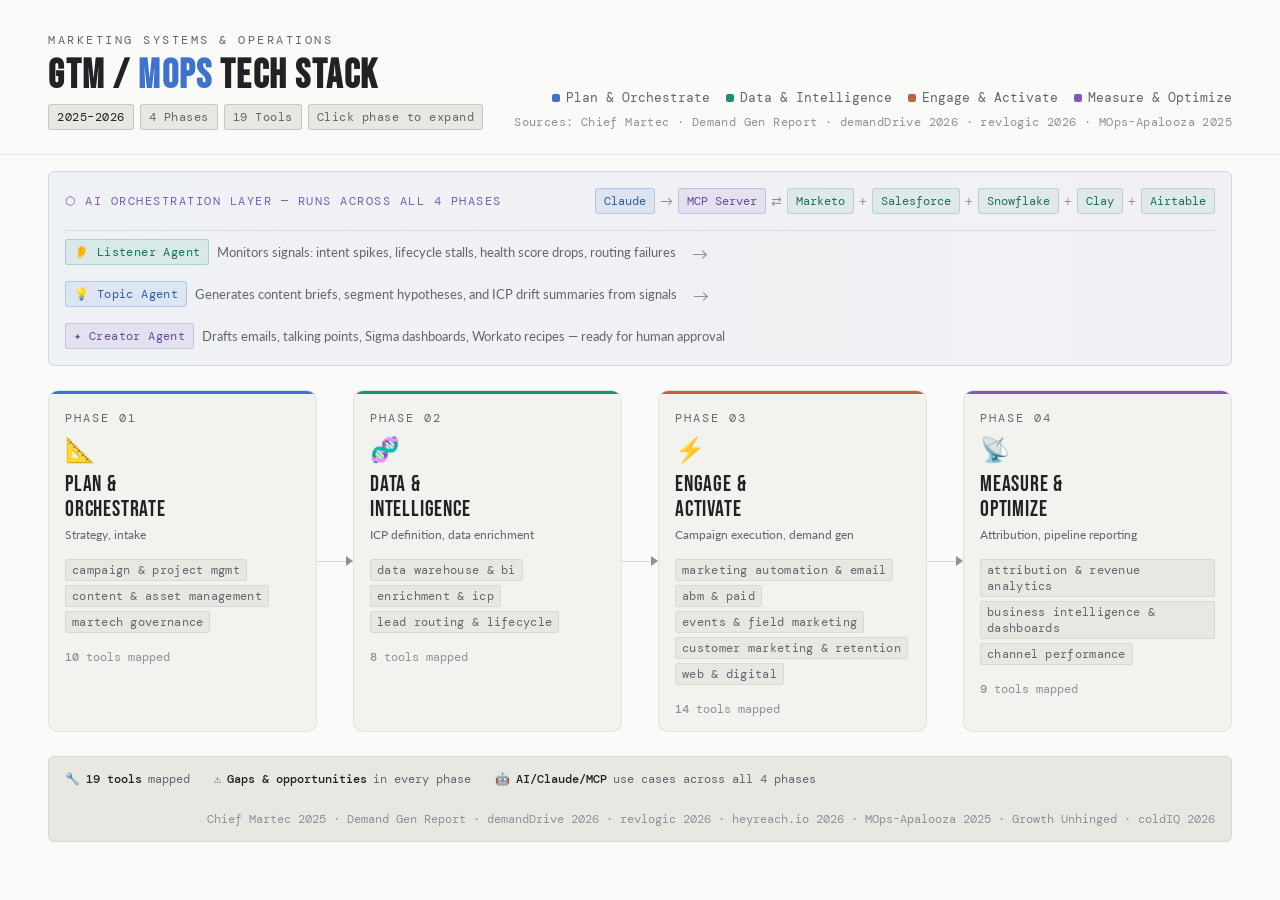
<file: index.html>
<!DOCTYPE html>
<html lang="en">
<head>
  <meta charset="UTF-8">
  <meta name="viewport" content="width=device-width, initial-scale=1.0">
  <title>GTM / MOps Tech Stack — 2026</title>
  <link rel="preconnect" href="https://fonts.googleapis.com">
  <link rel="preconnect" href="https://fonts.gstatic.com" crossorigin>
  <link rel="stylesheet" href="https://fonts.googleapis.com/css2?family=Bebas+Neue&family=DM+Mono:wght@300;400;500&family=Lato:wght@300;400;700&display=swap">
  <link rel="stylesheet" href="styles.css">
</head>
<body>

<a href="#pipeline-section" class="skip-link">Skip to pipeline</a>

<!-- ═══ HEADER ═══ -->
<header>
  <div class="header-left">
    <div class="eyebrow">Marketing Systems & Operations</div>
    <h1>GTM / <em>MOps</em> Tech Stack</h1>
    <div class="header-meta">
      <span class="pill active">2025–2026</span>
      <span class="pill">4 Phases</span>
      <span class="pill">19 Tools</span>
      <span class="pill">Click phase to expand</span>
    </div>
  </div>
  <div class="header-right">
    <div class="legend-row">
      <div class="leg"><div class="leg-dot" style="background:#3d73cc"></div>Plan &amp; Orchestrate</div>
      <div class="leg"><div class="leg-dot" style="background:#1f8f74"></div>Data &amp; Intelligence</div>
      <div class="leg"><div class="leg-dot" style="background:#c06047"></div>Engage &amp; Activate</div>
      <div class="leg"><div class="leg-dot" style="background:#7e5ab8"></div>Measure &amp; Optimize</div>
    </div>
    <div class="legend-hint">Sources: Chief Martec · Demand Gen Report · demandDrive 2026 · revlogic 2026 · MOps-Apalooza 2025</div>
  </div>
</header>

<!-- ═══ AI ORCHESTRATION LAYER BANNER ═══ -->
<div class="mcp-bar">
  <div class="mcp-bar-top">
    <div class="mcp-label">⬡ AI Orchestration Layer — runs across all 4 phases</div>
    <div class="mcp-chain">
      <div class="mc mc-core">Claude</div><div class="mc-arr">→</div>
      <div class="mc mc-mcp">MCP Server</div><div class="mc-arr">⇄</div>
      <div class="mc mc-tool">Marketo</div><div class="mc-arr">+</div>
      <div class="mc mc-tool">Salesforce</div><div class="mc-arr">+</div>
      <div class="mc mc-tool">Snowflake</div><div class="mc-arr">+</div>
      <div class="mc mc-tool">Clay</div><div class="mc-arr">+</div>
      <div class="mc mc-tool">Airtable</div>
    </div>
  </div>
  <div class="mcp-agents-row">
    <div class="mcp-agent-type">
      <span class="agent-badge listener">👂 Listener Agent</span>
      <span class="agent-desc">Monitors signals: intent spikes, lifecycle stalls, health score drops, routing failures</span>
    </div>
    <div class="mcp-agent-sep">→</div>
    <div class="mcp-agent-type">
      <span class="agent-badge topic">💡 Topic Agent</span>
      <span class="agent-desc">Generates content briefs, segment hypotheses, and ICP drift summaries from signals</span>
    </div>
    <div class="mcp-agent-sep">→</div>
    <div class="mcp-agent-type">
      <span class="agent-badge creator">✦ Creator Agent</span>
      <span class="agent-desc">Drafts emails, talking points, Sigma dashboards, Workato recipes — ready for human approval</span>
    </div>
  </div>
</div>

<!-- ═══ MAIN CONTENT ═══ -->
<main id="pipeline-section">
  <div class="pipeline-wrap">
    <div class="pipeline" id="pipeline"></div>
  </div>

  <div class="detail" id="detailPanel">
    <div class="panel-head" id="panelHead">
      <div class="panel-icon" id="panelIcon"></div>
      <div>
        <div class="panel-title" id="panelTitle"></div>
        <div class="panel-subtitle" id="panelSub"></div>
      </div>
      <button class="panel-close" id="panelClose" aria-label="Close detail panel">✕ close</button>
    </div>
    <nav aria-label="Phase details">
      <div class="tab-nav" id="tabNav"></div>
    </nav>
    <div id="tabContent"></div>
  </div>
</main>

<!-- ═══ FOOTER ═══ -->
<footer>
  <div class="fstat">🔧 <strong>19 tools</strong> mapped</div>
  <div class="fstat">⚠️ <strong>Gaps &amp; opportunities</strong> in every phase</div>
  <div class="fstat">🤖 <strong>AI/Claude/MCP</strong> use cases across all 4 phases</div>
  <div class="fsrc">Chief Martec 2025 · Demand Gen Report · demandDrive 2026 · revlogic 2026 · heyreach.io 2026 · MOps-Apalooza 2025 · Growth Unhinged · coldIQ 2026</div>
</footer>

<script src="data.js"></script>
<script src="app.js"></script>
</body>
</html>
</file>
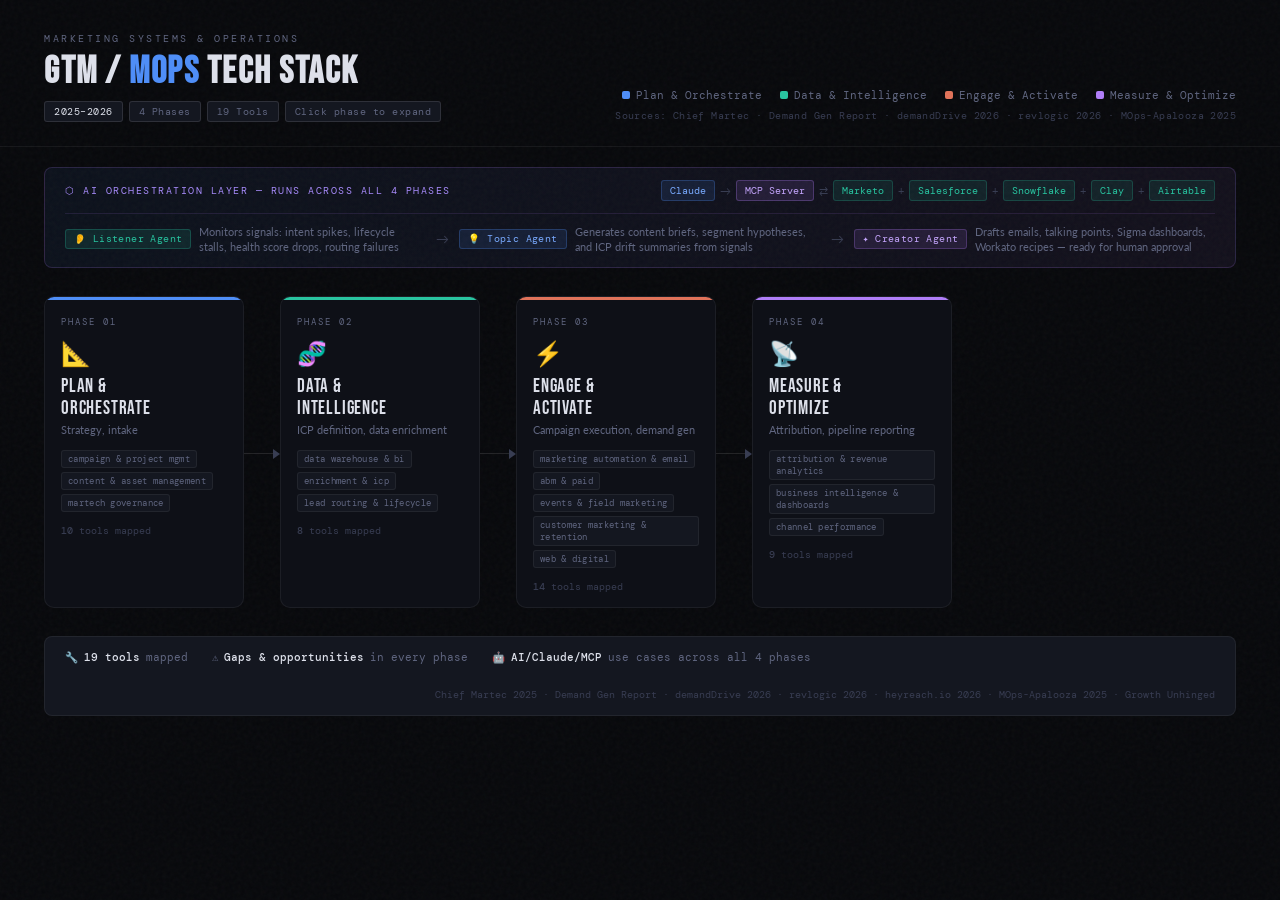
<file: gtm-mops-v3.html>
<!DOCTYPE html>
<html lang="en">
<head>
<meta charset="UTF-8">
<meta name="viewport" content="width=device-width, initial-scale=1.0">
<title>GTM / MOps Tech Stack — 2025</title>
<style>
@import url('https://fonts.googleapis.com/css2?family=Bebas+Neue&family=DM+Mono:wght@300;400;500&family=Lato:wght@300;400;700&display=swap');

*, *::before, *::after { box-sizing: border-box; margin: 0; padding: 0; }

:root {
  --bg:       #07080b;
  --surface:  #0e1017;
  --s2:       #141720;
  --s3:       #1b1f2c;
  --border:   rgba(255,255,255,0.06);
  --border2:  rgba(255,255,255,0.11);
  --text:     #dde0ea;
  --muted:    #606680;
  --dim:      #383d52;

  --p1: #4f8ef7;   /* Plan & Orchestrate  — blue */
  --p2: #29c4a0;   /* Data & Intelligence — teal */
  --p3: #e0735a;   /* Engage & Activate   — coral */
  --p4: #b07ef8;   /* Measure & Optimize  — violet */
}

html, body {
  background: var(--bg);
  color: var(--text);
  font-family: 'Lato', sans-serif;
  min-height: 100vh;
  overflow-x: hidden;
}

/* ── NOISE TEXTURE overlay ── */
body::before {
  content: '';
  position: fixed; inset: 0;
  background-image: url("data:image/svg+xml,%3Csvg viewBox='0 0 256 256' xmlns='http://www.w3.org/2000/svg'%3E%3Cfilter id='n'%3E%3CfeTurbulence type='fractalNoise' baseFrequency='0.9' numOctaves='4' stitchTiles='stitch'/%3E%3C/filter%3E%3Crect width='100%25' height='100%25' filter='url(%23n)' opacity='0.035'/%3E%3C/svg%3E");
  pointer-events: none; z-index: 0;
}

/* ── HEADER ── */
header {
  position: relative; z-index: 1;
  padding: 32px 44px 24px;
  border-bottom: 1px solid var(--border);
  display: flex; align-items: flex-end; gap: 0; justify-content: space-between;
}
.header-left {}
.eyebrow {
  font-family: 'DM Mono', monospace;
  font-size: 10px; letter-spacing: 2.5px;
  text-transform: uppercase; color: var(--muted);
  margin-bottom: 8px;
}
h1 {
  font-family: 'Bebas Neue', sans-serif;
  font-size: 38px; letter-spacing: 1.5px;
  line-height: 1; color: var(--text);
}
h1 em { font-style: normal; color: var(--p1); }
.header-meta {
  display: flex; gap: 6px; align-items: center; flex-wrap: wrap;
  margin-top: 10px;
}
.pill {
  font-family: 'DM Mono', monospace;
  font-size: 10px; padding: 3px 9px;
  border-radius: 3px;
  background: var(--s2); border: 1px solid var(--border2);
  color: var(--muted); letter-spacing: 0.5px;
}
.pill.active { color: var(--text); border-color: var(--border2); }

.header-right {
  text-align: right;
}
.legend-row {
  display: flex; gap: 18px; justify-content: flex-end; align-items: center;
  flex-wrap: wrap;
}
.leg {
  display: flex; align-items: center; gap: 6px;
  font-size: 11px; color: var(--muted);
  font-family: 'DM Mono', monospace;
}
.leg-dot { width: 8px; height: 8px; border-radius: 2px; flex-shrink: 0; }
.legend-hint {
  margin-top: 8px;
  font-family: 'DM Mono', monospace;
  font-size: 9.5px; color: var(--dim);
  letter-spacing: 0.4px;
}

/* ── MCP BANNER ── */
.mcp-bar {
  position: relative; z-index: 1;
  margin: 20px 44px 0;
  border-radius: 8px;
  background: linear-gradient(90deg, rgba(79,142,247,0.07), rgba(176,126,248,0.07));
  border: 1px solid rgba(176,126,248,0.18);
  padding: 12px 20px;
  display: flex; align-items: center; gap: 16px; flex-wrap: wrap;
}
.mcp-label {
  font-family: 'DM Mono', monospace;
  font-size: 10px; letter-spacing: 1.5px; text-transform: uppercase;
  color: #a78bfa; white-space: nowrap;
}
.mcp-desc { font-size: 11.5px; color: var(--muted); flex: 1; min-width: 200px; }
.mcp-chain {
  display: flex; align-items: center; gap: 5px; flex-wrap: wrap; margin-left: auto;
}
.mc { font-family: 'DM Mono', monospace; font-size: 10px; padding: 3px 8px;
  border-radius: 3px; border: 1px solid; white-space: nowrap; }
.mc-core { background: rgba(79,142,247,0.12); color: #7aabff; border-color: rgba(79,142,247,0.25); }
.mc-mcp  { background: rgba(176,126,248,0.12); color: #c4a5fc; border-color: rgba(176,126,248,0.28); }
.mc-tool { background: rgba(41,196,160,0.10); color: #29c4a0; border-color: rgba(41,196,160,0.22); }
.mc-arr  { color: var(--dim); font-size: 11px; }

/* ── BANNER UPGRADES ── */
.mcp-bar {
  flex-direction: column !important;
  gap: 12px !important;
  align-items: stretch !important;
}
.mcp-bar-top {
  display: flex; align-items: center; gap: 16px; flex-wrap: wrap;
}
.mcp-agents-row {
  display: flex; align-items: center; gap: 10px; flex-wrap: wrap;
  padding-top: 10px;
  border-top: 1px solid rgba(176,126,248,0.12);
}
.mcp-agent-type {
  display: flex; align-items: center; gap: 8px; flex: 1; min-width: 200px;
}
.mcp-agent-sep {
  color: var(--dim); font-size: 13px; flex-shrink: 0;
}
.agent-badge {
  font-family: 'DM Mono', monospace;
  font-size: 9.5px; padding: 3px 8px; border-radius: 3px;
  white-space: nowrap; flex-shrink: 0; letter-spacing: 0.4px;
}
.agent-badge.listener { background: rgba(41,196,160,0.12); color: #29c4a0; border: 1px solid rgba(41,196,160,0.25); }
.agent-badge.topic    { background: rgba(79,142,247,0.12); color: #7aabff; border: 1px solid rgba(79,142,247,0.25); }
.agent-badge.creator  { background: rgba(176,126,248,0.12); color: #c4a5fc; border: 1px solid rgba(176,126,248,0.25); }
.agent-desc { font-size: 11px; color: var(--muted); line-height: 1.4; }

/* ── PIPELINE STRIP ── */
.pipeline-wrap {
  position: relative; z-index: 1;
  padding: 28px 44px 0;
  overflow-x: auto;
}
.pipeline {
  display: flex; align-items: stretch;
  gap: 0; min-width: max-content;
}

/* connector */
.connector {
  display: flex; flex-direction: column;
  justify-content: center; align-items: center;
  width: 44px; flex-shrink: 0; padding-top: 4px;
}
.conn-line { flex: 1; width: 1px; background: var(--border2); }
.conn-arrow {
  width: 0; height: 0;
  border-left: 5px solid transparent;
  border-right: 5px solid transparent;
  border-top: 7px solid var(--dim);
  transform: rotate(-90deg);
  flex-shrink: 0;
}
/* horizontal flow */
.connector { flex-direction: row; width: 36px; height: auto; }
.conn-line { flex: 1; height: 1px; width: auto; }
.conn-arrow { transform: none; border-top: 5px solid transparent; border-bottom: 5px solid transparent; border-left: 7px solid var(--dim); border-right: none; }

/* ── PHASE CARD ── */
.phase {
  width: 200px; flex-shrink: 0;
  border-radius: 10px;
  border: 1.5px solid var(--border);
  background: var(--surface);
  cursor: pointer;
  transition: border-color 0.2s, box-shadow 0.2s, transform 0.15s;
  overflow: hidden;
  position: relative;
}
.phase:hover { transform: translateY(-4px); box-shadow: 0 14px 44px rgba(0,0,0,0.55); }
.phase.open {
  border-color: var(--phase-color);
  box-shadow: 0 0 0 1px var(--phase-color), 0 14px 44px rgba(0,0,0,0.6);
}

.phase-accent {
  height: 3px; width: 100%;
}
.phase-inner { padding: 16px 16px 14px; }
.phase-num {
  font-family: 'DM Mono', monospace;
  font-size: 9px; letter-spacing: 2px;
  text-transform: uppercase; color: var(--muted);
  margin-bottom: 10px;
}
.phase-icon { font-size: 24px; margin-bottom: 8px; display: block; }
.phase-name {
  font-family: 'Bebas Neue', sans-serif;
  font-size: 19px; letter-spacing: 0.8px;
  line-height: 1.15; color: var(--text);
}
.phase-subtitle {
  font-size: 10.5px; color: var(--muted);
  margin-top: 4px; line-height: 1.4;
}
.phase-cats {
  margin-top: 12px;
  display: flex; flex-wrap: wrap; gap: 4px;
}
.cat-chip {
  font-family: 'DM Mono', monospace;
  font-size: 9px; padding: 2px 6px;
  border-radius: 3px; color: var(--muted);
  background: var(--s2); border: 1px solid var(--border);
  letter-spacing: 0.3px;
}
.phase-tool-count {
  margin-top: 12px;
  font-family: 'DM Mono', monospace;
  font-size: 10px; color: var(--dim);
}
.phase-tool-count span { font-weight: 500; }

/* ── DETAIL PANEL ── */
.detail {
  display: none;
  position: relative; z-index: 1;
  margin: 16px 44px 0;
  border-radius: 12px;
  border: 1px solid var(--border);
  background: var(--surface);
  overflow: hidden;
  animation: panelIn 0.22s ease;
}
.detail.open { display: block; }

@keyframes panelIn {
  from { opacity: 0; transform: translateY(-8px); }
  to   { opacity: 1; transform: translateY(0); }
}

/* Panel header */
.panel-head {
  display: flex; align-items: center; gap: 14px;
  padding: 18px 24px;
  border-bottom: 1px solid var(--border);
}
.panel-accent-bar {
  width: 3px; height: 36px; border-radius: 2px; flex-shrink: 0;
}
.panel-icon { font-size: 26px; }
.panel-title {
  font-family: 'Bebas Neue', sans-serif;
  font-size: 22px; letter-spacing: 1px;
}
.panel-subtitle { font-size: 11.5px; color: var(--muted); margin-top: 1px; }
.panel-close {
  margin-left: auto;
  background: none; border: 1px solid var(--border2);
  color: var(--muted); border-radius: 5px;
  padding: 5px 13px; font-size: 11px;
  cursor: pointer; transition: all 0.15s;
  font-family: 'DM Mono', monospace;
}
.panel-close:hover { color: var(--text); border-color: var(--border2); }

/* Tab nav */
.tab-nav {
  display: flex; gap: 0;
  border-bottom: 1px solid var(--border);
  padding: 0 24px;
  overflow-x: auto;
}
.tab-btn {
  font-family: 'DM Mono', monospace;
  font-size: 10.5px; letter-spacing: 0.8px; text-transform: uppercase;
  padding: 11px 16px; cursor: pointer;
  background: none; border: none;
  color: var(--muted);
  border-bottom: 2px solid transparent;
  transition: color 0.15s, border-color 0.15s;
  white-space: nowrap;
}
.tab-btn:hover { color: var(--text); }
.tab-btn.active { color: var(--text); border-bottom-color: var(--phase-color, #4f8ef7); }

/* Tab content */
.tab-body { display: none; padding: 24px; }
.tab-body.active { display: block; }

/* ── TOOLS TAB ── */
.subcats { display: flex; flex-direction: column; gap: 20px; }
.subcat {}
.subcat-head {
  display: flex; align-items: center; gap: 8px;
  cursor: pointer; user-select: none; margin-bottom: 10px;
}
.subcat-toggle {
  width: 16px; height: 16px; border-radius: 3px;
  border: 1px solid var(--border2);
  background: var(--s2); color: var(--muted);
  font-size: 9px; display: flex; align-items: center; justify-content: center;
  flex-shrink: 0; transition: all 0.15s;
  font-family: 'DM Mono', monospace;
}
.subcat.expanded .subcat-toggle { background: var(--s3); color: var(--text); }
.subcat-name {
  font-family: 'DM Mono', monospace;
  font-size: 10px; letter-spacing: 1px; text-transform: uppercase;
  color: var(--muted);
}
.subcat-count {
  font-family: 'DM Mono', monospace;
  font-size: 9px; color: var(--dim);
  margin-left: auto;
}
.subcat-body {
  display: none;
  padding-left: 24px;
}
.subcat.expanded .subcat-body { display: grid; grid-template-columns: repeat(auto-fill, minmax(260px, 1fr)); gap: 8px; }

.tool-card {
  background: var(--s2); border: 1px solid var(--border);
  border-radius: 7px; padding: 11px 14px;
  transition: border-color 0.15s;
}
.tool-card:hover { border-color: var(--border2); }
.tool-top { display: flex; align-items: center; gap: 7px; margin-bottom: 5px; }
.tool-dot { width: 6px; height: 6px; border-radius: 50%; flex-shrink: 0; }
.tool-name { font-size: 13px; font-weight: 700; color: var(--text); }
.tool-tag {
  margin-left: auto;
  font-family: 'DM Mono', monospace;
  font-size: 9px; padding: 1px 5px;
  border-radius: 3px;
}
.tool-tag.core { background: rgba(79,142,247,0.12); color: #7aabff; border: 1px solid rgba(79,142,247,0.2); }
.tool-tag.cross { background: rgba(224,115,90,0.1); color: #e8886f; border: 1px solid rgba(224,115,90,0.2); }
.tool-desc { font-size: 11.5px; color: var(--muted); line-height: 1.5; }

/* ── GAPS TAB ── */
.gaps-grid { display: grid; grid-template-columns: repeat(auto-fill, minmax(280px, 1fr)); gap: 12px; }
.gap-card {
  background: var(--s2); border-radius: 7px; padding: 14px;
  border: 1px solid var(--border);
}
.gap-type {
  font-family: 'DM Mono', monospace;
  font-size: 9px; letter-spacing: 1px; text-transform: uppercase;
  padding: 2px 7px; border-radius: 3px; display: inline-block; margin-bottom: 8px;
}
.gap-type.gap     { background: rgba(251,191,36,0.1); color: #fbbf24; border: 1px solid rgba(251,191,36,0.2); }
.gap-type.opp     { background: rgba(41,196,160,0.1); color: #29c4a0; border: 1px solid rgba(41,196,160,0.2); }
.gap-type.risk    { background: rgba(224,115,90,0.1); color: #e0735a; border: 1px solid rgba(224,115,90,0.2); }
.gap-text { font-size: 12px; color: var(--muted); line-height: 1.6; }

/* ── TRENDS TAB ── */
.trends-list { display: flex; flex-direction: column; gap: 12px; }
.trend-item {
  display: flex; gap: 12px; align-items: flex-start;
  background: var(--s2); border-radius: 7px; padding: 13px 16px;
  border: 1px solid var(--border);
}
.trend-badge {
  font-family: 'DM Mono', monospace;
  font-size: 9px; padding: 2px 7px; border-radius: 3px;
  white-space: nowrap; margin-top: 2px; flex-shrink: 0;
  letter-spacing: 0.5px;
}
.trend-badge.now    { background: rgba(41,196,160,0.1); color: #29c4a0; border: 1px solid rgba(41,196,160,0.2); }
.trend-badge.future { background: rgba(79,142,247,0.1); color: #7aabff; border: 1px solid rgba(79,142,247,0.2); }
.trend-text { font-size: 12px; color: var(--muted); line-height: 1.6; }

/* ── AI TAB ── */
.ai-list { display: flex; flex-direction: column; gap: 12px; }
.ai-item {
  background: var(--s2); border: 1px solid var(--border);
  border-radius: 7px; padding: 14px 16px;
}
.ai-badges { display: flex; gap: 5px; flex-wrap: wrap; margin-bottom: 8px; }
.ai-badge {
  font-family: 'DM Mono', monospace;
  font-size: 9px; padding: 2px 7px; border-radius: 3px;
  letter-spacing: 0.4px;
}
.ab-mcp    { background: rgba(176,126,248,0.12); color: #c4a5fc; border: 1px solid rgba(176,126,248,0.25); }
.ab-agent  { background: rgba(236,72,153,0.1);   color: #f472b6; border: 1px solid rgba(244,114,182,0.2); }
.ab-code   { background: rgba(41,196,160,0.1);   color: #29c4a0; border: 1px solid rgba(41,196,160,0.2); }
.ab-claude { background: rgba(79,142,247,0.1);   color: #7aabff; border: 1px solid rgba(79,142,247,0.2); }
.ai-text { font-size: 12px; color: var(--muted); line-height: 1.6; }

/* ── FOOTER ── */
footer {
  position: relative; z-index: 1;
  margin: 28px 44px 40px;
  padding: 14px 20px;
  border-radius: 8px;
  background: var(--s2); border: 1px solid var(--border);
  display: flex; gap: 24px; flex-wrap: wrap; align-items: center;
}
.fstat {
  font-family: 'DM Mono', monospace;
  font-size: 10.5px; color: var(--muted);
  display: flex; align-items: center; gap: 6px;
}
.fstat strong { color: var(--text); font-weight: 500; }
.fsrc { margin-left: auto; font-size: 10px; color: var(--dim); font-family: 'DM Mono', monospace; }
</style>
</head>
<body>

<!-- ═══ HEADER ═══════════════════════════════════════════════════ -->
<header>
  <div class="header-left">
    <div class="eyebrow">Marketing Systems & Operations</div>
    <h1>GTM / <em>MOps</em> Tech Stack</h1>
    <div class="header-meta">
      <span class="pill active">2025–2026</span>
      <span class="pill">4 Phases</span>
      <span class="pill">19 Tools</span>
      <span class="pill">Click phase to expand</span>
    </div>
  </div>
  <div class="header-right">
    <div class="legend-row">
      <div class="leg"><div class="leg-dot" style="background:#4f8ef7"></div>Plan &amp; Orchestrate</div>
      <div class="leg"><div class="leg-dot" style="background:#29c4a0"></div>Data &amp; Intelligence</div>
      <div class="leg"><div class="leg-dot" style="background:#e0735a"></div>Engage &amp; Activate</div>
      <div class="leg"><div class="leg-dot" style="background:#b07ef8"></div>Measure &amp; Optimize</div>
    </div>
    <div class="legend-hint">Sources: Chief Martec · Demand Gen Report · demandDrive 2026 · revlogic 2026 · MOps-Apalooza 2025</div>
  </div>
</header>

<!-- ═══ AI ORCHESTRATION LAYER BANNER ══════════════════════════ -->
<div class="mcp-bar">
  <div class="mcp-bar-top">
    <div class="mcp-label">⬡ AI Orchestration Layer — runs across all 4 phases</div>
    <div class="mcp-chain">
      <div class="mc mc-core">Claude</div><div class="mc-arr">→</div>
      <div class="mc mc-mcp">MCP Server</div><div class="mc-arr">⇄</div>
      <div class="mc mc-tool">Marketo</div><div class="mc-arr">+</div>
      <div class="mc mc-tool">Salesforce</div><div class="mc-arr">+</div>
      <div class="mc mc-tool">Snowflake</div><div class="mc-arr">+</div>
      <div class="mc mc-tool">Clay</div><div class="mc-arr">+</div>
      <div class="mc mc-tool">Airtable</div>
    </div>
  </div>
  <div class="mcp-agents-row">
    <div class="mcp-agent-type">
      <span class="agent-badge listener">👂 Listener Agent</span>
      <span class="agent-desc">Monitors signals: intent spikes, lifecycle stalls, health score drops, routing failures</span>
    </div>
    <div class="mcp-agent-sep">→</div>
    <div class="mcp-agent-type">
      <span class="agent-badge topic">💡 Topic Agent</span>
      <span class="agent-desc">Generates content briefs, segment hypotheses, and ICP drift summaries from signals</span>
    </div>
    <div class="mcp-agent-sep">→</div>
    <div class="mcp-agent-type">
      <span class="agent-badge creator">✦ Creator Agent</span>
      <span class="agent-desc">Drafts emails, talking points, Sigma dashboards, Workato recipes — ready for human approval</span>
    </div>
  </div>
</div>

<!-- ═══ PIPELINE ════════════════════════════════════════════════ -->
<div class="pipeline-wrap">
  <div class="pipeline" id="pipeline"></div>
</div>

<!-- ═══ DETAIL PANEL ════════════════════════════════════════════ -->
<div class="detail" id="detailPanel">
  <div class="panel-head">
    <div class="panel-accent-bar" id="panelBar"></div>
    <div class="panel-icon" id="panelIcon"></div>
    <div>
      <div class="panel-title" id="panelTitle"></div>
      <div class="panel-subtitle" id="panelSub"></div>
    </div>
    <button class="panel-close" onclick="closePanel()">✕ close</button>
  </div>
  <div class="tab-nav" id="tabNav"></div>
  <div id="tabContent"></div>
</div>

<!-- ═══ FOOTER ══════════════════════════════════════════════════ -->
<footer>
  <div class="fstat">🔧 <strong>19 tools</strong> mapped</div>
  <div class="fstat">⚠️ <strong>Gaps &amp; opportunities</strong> in every phase</div>
  <div class="fstat">🤖 <strong>AI/Claude/MCP</strong> use cases across all 4 phases</div>
  <div class="fsrc">Chief Martec 2025 · Demand Gen Report · demandDrive 2026 · revlogic 2026 · heyreach.io 2026 · MOps-Apalooza 2025 · Growth Unhinged</div>
</footer>

<script>
/* ═══════════════════════════════════════════════════════════════
   DATA
═══════════════════════════════════════════════════════════════ */
const PHASES = [
  {
    id: 1,
    color: '#4f8ef7',
    icon: '📐',
    name: 'Plan &\nOrchestrate',
    subtitle: 'Strategy, intake, campaign planning, project management & MarTech governance',
    categories: [
      {
        name: 'Campaign & Project Mgmt',
        tools: [
          { name: 'Airtable',    tag: 'core',  desc: 'Campaign intake, creative briefs, launch calendar, program tracking, run-of-show for events' },
          { name: 'Workato',     tag: 'core',  desc: 'Automation of intake → program creation workflows; approval routing between Airtable, Marketo, SFDC' },
          { name: 'Confluence',  tag: 'core',  desc: 'SOPs, naming conventions, playbooks, onboarding docs, integration diagrams' },
          { name: 'Google Docs/Slides', tag: 'core', desc: 'Campaign briefs, stakeholder decks, planning docs' },
          { name: 'Figma',       tag: 'core',  desc: 'Creative design, ad templates, landing page mockups, brand assets' },
        ]
      },
      {
        name: 'Content & Asset Management',
        tools: [
          { name: 'Contentful',  tag: 'core',  desc: 'Headless CMS for web content, landing pages, product pages' },
          { name: 'Google Sheets', tag: 'core', desc: 'Budget planning, media spend tracking, ad-hoc data handoffs' },
        ]
      },
      {
        name: 'MarTech Governance',
        tools: [
          { name: 'Salesforce',  tag: 'cross', desc: 'System of record; field governance, data standards, territory definitions' },
          { name: 'Marketo',     tag: 'cross', desc: 'Program template library, naming conventions, scoring model governance' },
          { name: 'Workato',     tag: 'cross', desc: 'Integration recipe management, error monitoring, stack orchestration layer' },
        ]
      }
    ],
    gaps: [
      { type: 'gap', text: 'No formal stack governance process or renewal calendar — tool sprawl risk without a central SaaS inventory owner.' },
      { type: 'gap', text: 'Campaign intake → Marketo program creation is partially automated via Workato but still requires manual QA steps.' },
      { type: 'opp', text: 'Airtable as a full "Campaign OS": intake → brief → asset tracking → launch checklist → post-mortem, all in one base.' },
      { type: 'opp', text: 'Claude Code can auto-generate Marketo field documentation and Workato recipe inventories from API calls — removing manual upkeep.' },
    ],
    trends: [
      { type: 'now',    text: 'Campaign OS model: Single Airtable/Notion base as the source of truth for all campaign work replaces scattered docs and Slack threads (MOps-Apalooza 2025).' },
      { type: 'now',    text: 'Tiered SLA frameworks (T1 = 5 days, T2 = 2 weeks) becoming standard in mature MOps orgs for predictable launch velocity.' },
      { type: 'now',    text: 'Stack consolidation vs. best-of-breed tension: leading teams are simplifying and integrating rather than adding new tools — "stop adding, start connecting" (demandDrive 2026).' },
      { type: 'future', text: 'Self-documenting stacks: AI agents read integrations and auto-update Confluence documentation continuously — no human maintenance.' },
    ],
    ai: [
      { badges: ['mcp','agent'], text: 'New Airtable intake record → Claude reads brief via MCP → auto-populates UTM parameters, Marketo program settings, asset checklist, and routes for approval.' },
      { badges: ['code'],        text: 'Claude Code builds Airtable→Marketo scaffolding: generates Workato recipes from campaign template specs, reducing setup from hours to minutes.' },
      { badges: ['agent'],       text: 'Pre-launch QA agent: Claude audits Marketo program before go-live — checks tokens, suppression lists, UTMs, and smart list logic. Flags issues to Slack.' },
    ]
  },
  {
    id: 2,
    color: '#29c4a0',
    icon: '🧬',
    name: 'Data &\nIntelligence',
    subtitle: 'ICP definition, data enrichment, audience building, lead routing & scoring foundation',
    categories: [
      {
        name: 'Data Warehouse & BI',
        tools: [
          { name: 'Snowflake',   tag: 'core',  desc: 'Unified data warehouse — marketing, sales, product, and CS data; backbone for all reporting and AI workflows' },
          { name: 'Sigma',       tag: 'core',  desc: 'Self-serve BI and dashboards connected directly to Snowflake; marketing and pipeline reporting' },
        ]
      },
      {
        name: 'Enrichment & ICP',
        tools: [
          { name: 'Clay',        tag: 'core',  desc: 'Waterfall data enrichment, ICP scoring, contact/account data append; pre-routing enrichment workflows' },
          { name: 'Salesforce',  tag: 'cross', desc: 'Account/contact source of truth; TAM segmentation, firmographic storage, territory definitions' },
          { name: 'LinkedIn',    tag: 'cross', desc: 'Firmographic signals, audience targeting inputs, job change triggers for Clay workflows' },
        ]
      },
      {
        name: 'Lead Routing & Lifecycle',
        tools: [
          { name: 'LeanData',    tag: 'core',  desc: 'Lead-to-account matching, territory-based routing, round-robin assignment, routing analytics' },
          { name: 'Workato',     tag: 'cross', desc: 'Marketo↔SFDC lifecycle sync, recycled lead programs, routing trigger automation' },
          { name: 'Marketo',     tag: 'cross', desc: 'Lead scoring model, lifecycle stage transitions, MQL thresholds, program membership' },
        ]
      }
    ],
    gaps: [
      { type: 'gap',  text: 'No intent data provider (6sense, Bombora, G2). Missing buying signals before leads enter the funnel — blind spot for in-market accounts.' },
      { type: 'gap',  text: 'No SLA monitoring dashboard — leads aging past response SLA aren\'t surfaced in real-time to SDR managers.' },
      { type: 'opp',  text: 'Snowflake + Clay pipeline: warehouse-native ICP enrichment without a CDP. Product usage signals + firmographics = smarter scoring.' },
      { type: 'opp',  text: 'LeanData routing logs → Snowflake → Sigma: real-time lead routing quality and SLA compliance dashboard.' },
    ],
    trends: [
      { type: 'now',    text: 'Warehouse-native enrichment replacing point CDPs at mid-market scale — Snowflake→Clay→Marketo is the new standard data pipeline.' },
      { type: 'now',    text: 'Composite lead scoring: behavioral + firmographic + product usage signals vs. simple point models (MOps-Apalooza top priority 2025).' },
      { type: 'now',    text: 'Signal-based selling is now standard: tools trigger outreach from buying signals (hiring spikes, funding rounds, tech changes) not static firmographics (heyreach.io 2026).' },
      { type: 'now',    text: 'Warehouse-first federation: GTM stacks built on inputs → storage → capabilities → federation. Stack flexibility = ability to build and stream audiences to any destination without data lock-in.' },
      { type: 'future', text: 'AI-native routing: Claude agents read account context, territory rules, and rep capacity to dynamically assign leads — no static rule sets.' },
    ],
    ai: [
      { badges: ['mcp','claude'], text: 'Snowflake MCP → Claude auto-generates weekly ICP drift reports: flags accounts moving in/out of ICP, surfaces top expansion signals.' },
      { badges: ['code'],         text: 'Claude Code builds a Python pipeline: Snowflake product signals → Clay enrichment → Salesforce account score update. Zero manual CSV exports.' },
      { badges: ['agent'],        text: 'SFDC MCP: Claude detects leads stuck in lifecycle stages >7 days, drafts Slack alerts for SDR managers with full context and recommended action.' },
    ]
  },
  {
    id: 3,
    color: '#e0735a',
    icon: '⚡',
    name: 'Engage &\nActivate',
    subtitle: 'Campaign execution, demand gen, ABM, events, customer marketing & lifecycle programs',
    categories: [
      {
        name: 'Marketing Automation & Email',
        tools: [
          { name: 'Marketo',     tag: 'core',  desc: 'Email campaigns, engagement programs, nurture tracks, smart lists, A/B testing, lifecycle programs' },
          { name: 'Workato',     tag: 'cross', desc: 'Cross-system triggers: event check-ins, form fills, enrichment completed → Marketo program actions' },
        ]
      },
      {
        name: 'ABM & Paid',
        tools: [
          { name: 'RollWorks',   tag: 'core',  desc: 'ABM display ads, account targeting, site retargeting, intent-based ad activation' },
          { name: 'LinkedIn',    tag: 'cross', desc: 'Sponsored content, lead gen forms, matched audiences, account-based campaigns' },
        ]
      },
      {
        name: 'Events & Field Marketing',
        tools: [
          { name: 'Cvent',       tag: 'core',  desc: 'Large-scale event registration, logistics, hotel blocks, badge management, enterprise events' },
          { name: 'Splash',      tag: 'core',  desc: 'Branded event pages, virtual/hybrid events, field events, on-site check-in' },
          { name: 'Marketo',     tag: 'cross', desc: 'Event program setup, pre/post nurture, attendee lifecycle tracking, campaign member status' },
          { name: 'Salesforce',  tag: 'cross', desc: 'Campaign member tracking, event-influenced pipeline, opportunity association' },
        ]
      },
      {
        name: 'Customer Marketing & Retention',
        tools: [
          { name: 'Gainsight',   tag: 'core',  desc: 'Customer health scores, CSM workflows, renewal alerts, QBR tracking, expansion signals' },
          { name: 'Insided / Gainsight CC', tag: 'core', desc: 'Customer community, product forums, engagement tracking, knowledge base' },
          { name: 'Marketo',     tag: 'cross', desc: 'Customer nurture programs, expansion campaigns, onboarding sequences, re-engagement' },
          { name: 'Salesforce',  tag: 'cross', desc: 'Renewal tracking, expansion opportunities, account health visibility for CS and Marketing' },
        ]
      },
      {
        name: 'Web & Digital',
        tools: [
          { name: 'Contentful',  tag: 'cross', desc: 'Landing page delivery for campaigns; content syndication to digital channels' },
          { name: 'Google Analytics / GTM', tag: 'core', desc: 'Web traffic, channel performance, form conversion tracking, tag management' },
        ]
      }
    ],
    gaps: [
      { type: 'gap',  text: 'No conversational marketing tool (Qualified, Drift). Missing real-time website visitor engagement for in-market accounts.' },
      { type: 'gap',  text: 'Post-event follow-up is manual — no systematic hot/warm/cold attendee segmentation driving immediate Marketo nurture.' },
      { type: 'gap',  text: 'Gainsight health scores not feeding back into Marketo for dynamic customer segmentation — CS and Marketing operate in silos.' },
      { type: 'opp',  text: 'Workato bridge: Splash/Cvent check-in → Marketo campaign member status → SFDC in real-time. Eliminate manual post-event uploads.' },
      { type: 'opp',  text: 'Gainsight→Marketo integration: health score drops auto-trigger Marketing re-engagement programs without CSM intervention.' },
    ],
    trends: [
      { type: 'now',    text: 'Events as pipeline acceleration: attendee-to-opportunity velocity becoming a core MOps KPI, not just a brand awareness metric (2025).' },
      { type: 'now',    text: 'Customer marketing as a revenue function: expansion pipeline from Marketing-sourced programs tracked separately from CS-led renewal.' },
      { type: 'now',    text: 'Conversational AI on websites moving from "nice to have" to standard: real-time web visitor engagement is now table stakes for mid-market B2B (MOps-Apalooza 2025).' },
      { type: 'future', text: 'Agentic demand gen: AI drafts, tests, and iterates email/ad copy with human approval gates — humans set strategy, agents execute.' },
    ],
    ai: [
      { badges: ['mcp','agent'], text: 'Post-event: Cvent attendance data → Workato → Claude segments attendees by engagement → writes 3 personalized email variants per segment, loads into Marketo.' },
      { badges: ['agent'],       text: 'Gainsight health score drop → Workato webhook → Claude reads SFDC account context → drafts CSM-ready re-engagement talking points to Slack.' },
      { badges: ['code'],        text: 'Claude Code builds Splash webhook → Marketo API: real-time check-in → program member status sync. Replaces post-event manual CSV upload process.' },
    ]
  },
  {
    id: 4,
    color: '#b07ef8',
    icon: '📡',
    name: 'Measure &\nOptimize',
    subtitle: 'Attribution, pipeline reporting, performance analytics, spend optimization & continuous improvement',
    categories: [
      {
        name: 'Attribution & Revenue Analytics',
        tools: [
          { name: 'RampMetrics', tag: 'core',  desc: 'Multi-touch attribution modeling, marketing influence on pipeline, channel ROI reporting' },
          { name: 'Salesforce',  tag: 'cross', desc: 'Campaign influence reports, pipeline by source, funnel stage tracking, opportunity attribution' },
          { name: 'Marketo',     tag: 'cross', desc: 'Email/program performance, revenue cycle explorer, engagement scoring, A/B results' },
        ]
      },
      {
        name: 'Business Intelligence & Dashboards',
        tools: [
          { name: 'Sigma',       tag: 'cross', desc: 'Self-serve BI dashboards; blend RampMetrics + SFDC + product usage data in one view via Snowflake' },
          { name: 'Snowflake',   tag: 'cross', desc: 'Single source of truth for all GTM data; powers all downstream analytics and AI workflows' },
          { name: 'Google Analytics', tag: 'cross', desc: 'Web channel performance, traffic source analysis, conversion funnel tracking' },
        ]
      },
      {
        name: 'Channel Performance',
        tools: [
          { name: 'RollWorks',   tag: 'cross', desc: 'ABM ad performance, account-level engagement metrics, pipeline influenced by display' },
          { name: 'LinkedIn',    tag: 'cross', desc: 'Paid campaign analytics, lead gen form performance, audience reach reporting' },
          { name: 'Google Analytics / GTM', tag: 'cross', desc: 'Tag-based tracking, UTM attribution, goal conversion reporting across web properties' },
        ]
      }
    ],
    gaps: [
      { type: 'gap',  text: 'RampMetrics + Sigma may have overlapping attribution reporting — needs an agreed source of truth for pipeline influence across GTM.' },
      { type: 'gap',  text: 'No Marketing Mix Modeling (MMM) capability — can\'t optimize budget allocation across paid, events, and organic at a portfolio level.' },
      { type: 'risk', text: 'Traditional attribution relying on email opens/clicks is increasingly inaccurate due to privacy changes (iOS, cookie deprecation). Needs micro-behavior signals.' },
      { type: 'opp',  text: 'Snowflake as attribution backbone: pipe RampMetrics data into Snowflake so Sigma can blend it with product usage + CS health for a true full-funnel view.' },
    ],
    trends: [
      { type: 'now',    text: 'Attribution is now a "decision dependency" — CFOs and boards use it for budget allocation, not just marketing reporting (Demand Gen Report 2025).' },
      { type: 'now',    text: '"Useful signals, not more visibility" is the 2026 differentiator — dashboards are table stakes; the edge is operationalizing insights into automated action (revlogic 2026).' },
      { type: 'now',    text: 'Predictive attribution replacing rule-based models: connecting micro-behaviors (session depth, content type) to revenue outcomes is the new standard.' },
      { type: 'future', text: 'Natural language reporting: "What drove pipeline last quarter?" → Claude queries Snowflake and returns plain-English executive narrative with recommendations.' },
    ],
    ai: [
      { badges: ['mcp','claude'], text: 'Snowflake MCP → Claude generates executive pipeline attribution narrative weekly: what drove pipeline, what underperformed, recommended budget shifts.' },
      { badges: ['code'],         text: 'Claude Code builds parameterized Sigma dashboard templates for each campaign type, pre-wired to Snowflake — deployable in minutes vs. hours.' },
      { badges: ['agent'],        text: 'Weekly MOps digest agent: Claude pulls Marketo + SFDC + Sigma data, writes a 5-bullet performance summary, posts to Slack every Monday morning.' },
    ]
  }
];

/* ═══════════════════════════════════════════════════════════════
   RENDER PIPELINE
═══════════════════════════════════════════════════════════════ */
let activePhase = null;
let activeTab   = {};

function renderPipeline() {
  const pipe = document.getElementById('pipeline');
  pipe.innerHTML = '';
  PHASES.forEach((p, i) => {
    if (i > 0) {
      const conn = document.createElement('div');
      conn.className = 'connector';
      conn.innerHTML = `<div class="conn-line"></div><div class="conn-arrow"></div>`;
      pipe.appendChild(conn);
    }
    const toolCount = p.categories.reduce((n, c) => n + c.tools.length, 0);
    const catNames  = p.categories.map(c => c.name);

    const el = document.createElement('div');
    el.className = 'phase';
    el.id = `phase-${p.id}`;
    el.style.setProperty('--phase-color', p.color);
    el.onclick = () => togglePhase(p.id);
    el.innerHTML = `
      <div class="phase-accent" style="background:${p.color}"></div>
      <div class="phase-inner">
        <div class="phase-num">Phase 0${p.id}</div>
        <span class="phase-icon">${p.icon}</span>
        <div class="phase-name">${p.name.replace('\n','<br>')}</div>
        <div class="phase-subtitle">${p.subtitle.split(',').slice(0,2).join(',')}</div>
        <div class="phase-cats">
          ${catNames.map(n => `<span class="cat-chip">${n.toLowerCase()}</span>`).join('')}
        </div>
        <div class="phase-tool-count"><span>${toolCount}</span> tools mapped</div>
      </div>
    `;
    pipe.appendChild(el);
  });
}

/* ═══════════════════════════════════════════════════════════════
   TOGGLE / OPEN / CLOSE
═══════════════════════════════════════════════════════════════ */
function togglePhase(id) {
  if (activePhase === id) { closePanel(); return; }
  openPanel(id);
}

function openPanel(id) {
  const p = PHASES.find(x => x.id === id);
  if (!p) return;

  if (activePhase) document.getElementById(`phase-${activePhase}`)?.classList.remove('open');
  document.getElementById(`phase-${id}`).classList.add('open');
  activePhase = id;

  // Header
  document.getElementById('panelBar').style.background   = p.color;
  document.getElementById('panelIcon').textContent        = p.icon;
  document.getElementById('panelTitle').textContent       = p.name.replace('\n',' / ');
  document.getElementById('panelSub').textContent         = p.subtitle;

  // Tabs
  const tabs = ['Tools', 'Gaps & Opportunities', 'Industry Trends', 'AI / Claude / MCP'];
  const nav  = document.getElementById('tabNav');
  nav.style.setProperty('--phase-color', p.color);
  nav.innerHTML = tabs.map((t, i) => `
    <button class="tab-btn${i===0?' active':''}" onclick="switchTab(${id},${i},'${t}')" data-tab="${i}">${t}</button>
  `).join('');
  activeTab[id] = 0;

  renderTabContent(id, 0);

  const panel = document.getElementById('detailPanel');
  panel.classList.add('open');
  panel.style.setProperty('--phase-color', p.color);
  panel.scrollIntoView({ behavior: 'smooth', block: 'nearest' });
}

function closePanel() {
  document.getElementById('detailPanel').classList.remove('open');
  if (activePhase) document.getElementById(`phase-${activePhase}`)?.classList.remove('open');
  activePhase = null;
}

function switchTab(phaseId, tabIdx) {
  activeTab[phaseId] = tabIdx;
  document.querySelectorAll('.tab-btn').forEach((b,i) => b.classList.toggle('active', i===tabIdx));
  renderTabContent(phaseId, tabIdx);
}

/* ═══════════════════════════════════════════════════════════════
   RENDER TAB CONTENT
═══════════════════════════════════════════════════════════════ */
function renderTabContent(phaseId, tabIdx) {
  const p   = PHASES.find(x => x.id === phaseId);
  const box = document.getElementById('tabContent');

  if (tabIdx === 0) {
    // ── TOOLS ──
    const subcatsHtml = p.categories.map((cat, ci) => {
      const toolsHtml = cat.tools.map(t => `
        <div class="tool-card">
          <div class="tool-top">
            <div class="tool-dot" style="background:${p.color}"></div>
            <div class="tool-name">${t.name}</div>
            <span class="tool-tag ${t.tag}">${t.tag === 'core' ? 'primary' : 'cross-phase'}</span>
          </div>
          <div class="tool-desc">${t.desc}</div>
        </div>
      `).join('');
      return `
        <div class="subcat expanded" id="sc-${phaseId}-${ci}">
          <div class="subcat-head" onclick="toggleSubcat('sc-${phaseId}-${ci}')">
            <div class="subcat-toggle">−</div>
            <div class="subcat-name">${cat.name}</div>
            <div class="subcat-count">${cat.tools.length} tools</div>
          </div>
          <div class="subcat-body">${toolsHtml}</div>
        </div>`;
    }).join('');
    box.innerHTML = `<div class="tab-body active"><div class="subcats">${subcatsHtml}</div></div>`;

  } else if (tabIdx === 1) {
    // ── GAPS ──
    const html = p.gaps.map(g => `
      <div class="gap-card">
        <div class="gap-type ${g.type}">${g.type === 'gap' ? '⚠ Gap' : g.type === 'opp' ? '💡 Opportunity' : '⛔ Risk'}</div>
        <div class="gap-text">${g.text}</div>
      </div>`).join('');
    box.innerHTML = `<div class="tab-body active"><div class="gaps-grid">${html}</div></div>`;

  } else if (tabIdx === 2) {
    // ── TRENDS ──
    const html = p.trends.map(t => `
      <div class="trend-item">
        <span class="trend-badge ${t.type}">${t.type === 'now' ? '▶ Now' : '◈ Emerging'}</span>
        <div class="trend-text">${t.text}</div>
      </div>`).join('');
    box.innerHTML = `<div class="tab-body active"><div class="trends-list">${html}</div></div>`;

  } else if (tabIdx === 3) {
    // ── AI ──
    const badgeMap = { mcp:'ab-mcp', agent:'ab-agent', code:'ab-code', claude:'ab-claude' };
    const badgeLabel = { mcp:'⬡ MCP', agent:'⚡ Agent', code:'</> Claude Code', claude:'✦ Claude' };
    const html = p.ai.map(a => {
      const bdg = a.badges.map(b => `<span class="ai-badge ${badgeMap[b]}">${badgeLabel[b]}</span>`).join('');
      return `<div class="ai-item"><div class="ai-badges">${bdg}</div><div class="ai-text">${a.text}</div></div>`;
    }).join('');
    box.innerHTML = `<div class="tab-body active"><div class="ai-list">${html}</div></div>`;
  }
}

function toggleSubcat(id) {
  const el = document.getElementById(id);
  if (!el) return;
  el.classList.toggle('expanded');
  const btn = el.querySelector('.subcat-toggle');
  if (btn) btn.textContent = el.classList.contains('expanded') ? '−' : '+';
}

/* ═══════════════════════════════════════════════════════════════
   INIT
═══════════════════════════════════════════════════════════════ */
renderPipeline();
</script>
</body>
</html>
</file>
<file: styles.css>
/* ═══ CASCADE LAYERS ═══ */
@layer reset, base, tokens, components, utilities;

/* ═══ RESET ═══ */
@layer reset {
  *, *::before, *::after { box-sizing: border-box; margin: 0; padding: 0; }
}

/* ═══ TOKENS ═══ */
@layer tokens {
  :root {
    /* Spacing — 8pt grid */
    --space-1: 4px;
    --space-2: 8px;
    --space-3: 16px;
    --space-4: 24px;
    --space-5: 32px;
    --space-6: 48px;
    --space-7: 64px;

    /* Typography — fluid clamp */
    --text-xs: clamp(0.6875rem, 0.625rem + 0.25vw, 0.75rem);
    --text-sm: clamp(0.75rem, 0.7rem + 0.2vw, 0.8125rem);
    --text-base: clamp(0.875rem, 0.8rem + 0.3vw, 1rem);
    --text-lg: clamp(1.125rem, 1rem + 0.5vw, 1.375rem);
    --text-xl: clamp(1.5rem, 1.2rem + 1.2vw, 2rem);
    --text-2xl: clamp(2rem, 1.5rem + 2vw, 2.5rem);

    /* Radii */
    --radius-sm: 3px;
    --radius-md: 6px;
    --radius-lg: 10px;

    /* Surfaces — warm paper palette */
    --surface-0: #fafaf8;
    --surface-1: #f2f2ee;
    --surface-2: #e8e8e3;
    --surface-3: #deded8;

    /* Phase colors */
    --p1: #3d73cc;
    --p2: #1f8f74;
    --p3: #c06047;
    --p4: #7e5ab8;

    /* Text — contrast-compliant on light */
    --text-primary: #212225;
    --text-secondary: #636571;
    --text-tertiary: #8e909c;

    /* Borders */
    --border-subtle: rgba(0,0,0,0.07);
    --border-medium: rgba(0,0,0,0.14);

    /* Focus */
    --color-focus: var(--p1);
  }
}

/* ═══ BASE ═══ */
@layer base {
  html, body {
    background: var(--surface-0);
    color: var(--text-primary);
    font-family: 'Lato', sans-serif;
    font-size: var(--text-base);
    min-height: 100vh;
    overflow-x: hidden;
    -webkit-font-smoothing: antialiased;
  }
}

/* ═══ COMPONENTS ═══ */
@layer components {

  /* ── HEADER ── */
  header {
    padding: var(--space-5) var(--space-6) var(--space-4);
    border-bottom: 1px solid var(--border-subtle);
    display: flex; align-items: flex-end; gap: 0; justify-content: space-between;
  }

  .eyebrow {
    font-family: 'DM Mono', monospace;
    font-size: var(--text-xs); letter-spacing: 2.5px;
    text-transform: uppercase; color: var(--text-secondary);
    margin-bottom: var(--space-2);
  }

  h1 {
    font-family: 'Bebas Neue', sans-serif;
    font-size: var(--text-2xl); letter-spacing: 1.5px;
    line-height: 1; color: var(--text-primary);
    text-wrap: balance;
  }
  h1 em { font-style: normal; color: var(--p1); }

  .header-meta {
    display: flex; gap: 6px; align-items: center; flex-wrap: wrap;
    margin-top: var(--space-2);
  }

  .pill {
    font-family: 'DM Mono', monospace;
    font-size: var(--text-xs); padding: var(--space-1) var(--space-2);
    border-radius: var(--radius-sm);
    background: var(--surface-2); border: 1px solid var(--border-medium);
    color: var(--text-secondary); letter-spacing: 0.5px;
  }
  .pill.active { color: var(--text-primary); border-color: var(--border-medium); }

  .header-right {
    text-align: right;
  }

  .legend-row {
    display: flex; gap: var(--space-3); justify-content: flex-end; align-items: center;
    flex-wrap: wrap;
  }

  .leg {
    display: flex; align-items: center; gap: 6px;
    font-size: var(--text-sm); color: var(--text-secondary);
    font-family: 'DM Mono', monospace;
  }
  .leg-dot { width: 8px; height: 8px; border-radius: 2px; flex-shrink: 0; }

  .legend-hint {
    margin-top: var(--space-2);
    font-family: 'DM Mono', monospace;
    font-size: var(--text-xs); color: var(--text-tertiary);
    letter-spacing: 0.4px;
  }

  /* ── MCP BANNER ── */
  .mcp-bar {
    margin: var(--space-3) var(--space-6) 0;
    border-radius: var(--radius-md);
    background: linear-gradient(90deg, rgba(61,115,204,0.06), rgba(126,90,184,0.06));
    border: 1px solid rgba(126,90,184,0.2);
    padding: var(--space-3) var(--space-3);
    display: flex; flex-direction: column; gap: var(--space-3); align-items: stretch;
  }

  .mcp-bar-top {
    display: flex; align-items: center; gap: var(--space-3); flex-wrap: wrap;
  }

  .mcp-label {
    font-family: 'DM Mono', monospace;
    font-size: var(--text-xs); letter-spacing: 1.5px; text-transform: uppercase;
    color: #7e5ab8; white-space: nowrap;
  }

  .mcp-chain {
    display: flex; align-items: center; gap: 5px; flex-wrap: wrap; margin-left: auto;
  }
  .mc {
    font-family: 'DM Mono', monospace; font-size: var(--text-xs); padding: var(--space-1) var(--space-2);
    border-radius: var(--radius-sm); border: 1px solid; white-space: nowrap;
  }
  .mc-core { background: rgba(61,115,204,0.1); color: #2c5ea8; border-color: rgba(61,115,204,0.25); }
  .mc-mcp  { background: rgba(126,90,184,0.1); color: #6a4a9e; border-color: rgba(126,90,184,0.25); }
  .mc-tool { background: rgba(31,143,116,0.08); color: #17735d; border-color: rgba(31,143,116,0.22); }
  .mc-arr  { color: var(--text-tertiary); font-size: var(--text-sm); }

  .mcp-agents-row {
    display: flex; align-items: center; gap: var(--space-3); flex-wrap: wrap;
    padding-top: var(--space-2);
    border-top: 1px solid rgba(126,90,184,0.15);
  }

  .mcp-agent-type {
    display: flex; align-items: center; gap: var(--space-2); min-width: 0;
  }

  .mcp-agent-sep {
    color: var(--text-tertiary); font-size: var(--text-base); flex-shrink: 0;
  }

  .agent-badge {
    font-family: 'DM Mono', monospace;
    font-size: var(--text-xs); padding: var(--space-1) var(--space-2); border-radius: var(--radius-sm);
    white-space: nowrap; flex-shrink: 0; letter-spacing: 0.4px;
  }
  .agent-badge.listener { background: rgba(31,143,116,0.1); color: #17735d; border: 1px solid rgba(31,143,116,0.25); }
  .agent-badge.topic    { background: rgba(61,115,204,0.1); color: #2c5ea8; border: 1px solid rgba(61,115,204,0.25); }
  .agent-badge.creator  { background: rgba(126,90,184,0.1); color: #6a4a9e; border: 1px solid rgba(126,90,184,0.25); }

  .agent-desc { font-size: var(--text-sm); color: var(--text-secondary); line-height: 1.4; }

  /* ── PIPELINE STRIP ── */
  .pipeline-wrap {
    padding: var(--space-4) var(--space-6) 0;
    overflow-x: auto;
  }

  .pipeline {
    display: flex; align-items: stretch;
    gap: 0;
  }

  /* connector — horizontal flow */
  .connector {
    display: flex; flex-direction: row; width: 36px; height: auto;
    justify-content: center; align-items: center;
    flex-shrink: 0;
  }
  .conn-line { flex: 1; height: 1px; width: auto; background: var(--border-medium); }
  .conn-arrow {
    width: 0; height: 0;
    border-top: 5px solid transparent;
    border-bottom: 5px solid transparent;
    border-left: 7px solid var(--text-tertiary);
    border-right: none;
    flex-shrink: 0;
  }

  /* ── PHASE CARD ── */
  .phase {
    flex: 1 1 0; min-width: 180px;
    border-radius: var(--radius-lg);
    border: 1.5px solid var(--border-subtle);
    background: var(--surface-1);
    cursor: pointer;
    transition: border-color 0.15s, transform 0.1s;
    overflow: hidden;
    position: relative;
  }
  .phase:hover {
    border-color: var(--phase-color);
  }
  .phase:active {
    transform: scale(0.98);
  }
  .phase.open {
    border-color: var(--phase-color);
  }

  .phase-accent {
    height: 3px; width: 100%;
  }

  .phase-inner { padding: var(--space-3) var(--space-3) 14px; }

  .phase-num {
    font-family: 'DM Mono', monospace;
    font-size: var(--text-xs); letter-spacing: 2px;
    text-transform: uppercase; color: var(--text-secondary);
    margin-bottom: var(--space-2);
  }

  .phase-icon { font-size: 24px; margin-bottom: var(--space-2); display: block; }

  .phase-name {
    font-family: 'Bebas Neue', sans-serif;
    font-size: var(--text-lg); letter-spacing: 0.8px;
    line-height: 1.15; color: var(--text-primary);
    text-wrap: balance;
  }

  .phase-subtitle {
    font-size: var(--text-xs); color: var(--text-secondary);
    margin-top: var(--space-1); line-height: 1.4;
  }

  .phase-cats {
    margin-top: var(--space-3);
    display: flex; flex-wrap: wrap; gap: var(--space-1);
  }

  .cat-chip {
    font-family: 'DM Mono', monospace;
    font-size: var(--text-xs); padding: 2px 6px;
    border-radius: var(--radius-sm); color: var(--text-secondary);
    background: var(--surface-2); border: 1px solid var(--border-subtle);
    letter-spacing: 0.3px;
  }

  .phase-tool-count {
    margin-top: var(--space-3);
    font-family: 'DM Mono', monospace;
    font-size: var(--text-xs); color: var(--text-tertiary);
    font-variant-numeric: tabular-nums;
  }
  .phase-tool-count span { font-weight: 500; }

  /* ── DETAIL PANEL ── */
  .detail {
    display: none;
    margin: var(--space-3) var(--space-6) 0;
    border-radius: var(--radius-lg);
    border: 1px solid var(--border-subtle);
    background: var(--surface-1);
    overflow: hidden;
    animation: panelIn 0.22s ease;
  }
  .detail.open { display: block; }

  @keyframes panelIn {
    from { opacity: 0; transform: translateY(-6px); }
    to   { opacity: 1; transform: translateY(0); }
  }

  /* Panel header */
  .panel-head {
    display: flex; align-items: center; gap: 14px;
    padding: var(--space-3) var(--space-4);
    border-bottom: 1px solid var(--border-subtle);
    border-top: 2px solid var(--phase-color, var(--p1));
  }

  .panel-icon { font-size: 26px; }

  .panel-title {
    font-family: 'Bebas Neue', sans-serif;
    font-size: var(--text-lg); letter-spacing: 1px;
    text-wrap: balance;
  }

  .panel-subtitle { font-size: var(--text-sm); color: var(--text-secondary); margin-top: 1px; }

  .panel-close {
    margin-left: auto;
    background: none; border: 1px solid var(--border-medium);
    color: var(--text-secondary); border-radius: var(--radius-md);
    padding: 5px 13px; font-size: var(--text-sm);
    cursor: pointer; transition: color 0.15s, border-color 0.15s;
    font-family: 'DM Mono', monospace;
  }
  .panel-close:hover { color: var(--text-primary); border-color: var(--border-medium); }

  /* Tab nav */
  .tab-nav {
    display: flex; gap: 0;
    border-bottom: 1px solid var(--border-subtle);
    padding: 0 var(--space-4);
    overflow-x: auto;
  }

  .tab-btn {
    font-family: 'DM Mono', monospace;
    font-size: var(--text-xs); letter-spacing: 0.8px; text-transform: uppercase;
    padding: var(--space-2) var(--space-3); cursor: pointer;
    background: none; border: none;
    color: var(--text-secondary);
    border-bottom: 2px solid transparent;
    transition: color 0.15s, border-color 0.15s;
    white-space: nowrap;
  }
  .tab-btn:hover { color: var(--text-primary); }
  .tab-btn.active { color: var(--text-primary); border-bottom-color: var(--phase-color, var(--p1)); }

  /* Tab content */
  .tab-body { display: none; padding: var(--space-4); }
  .tab-body.active { display: block; }

  /* ── TOOLS TAB ── */
  .subcats { display: flex; flex-direction: column; gap: var(--space-3); }

  .subcat-head {
    display: flex; align-items: center; gap: var(--space-2);
    cursor: pointer; user-select: none; margin-bottom: var(--space-2);
  }

  .subcat-toggle {
    width: 16px; height: 16px; border-radius: var(--radius-sm);
    border: 1px solid var(--border-medium);
    background: var(--surface-2); color: var(--text-secondary);
    font-size: var(--text-xs); display: flex; align-items: center; justify-content: center;
    flex-shrink: 0; transition: all 0.15s;
    font-family: 'DM Mono', monospace;
  }
  .subcat.expanded .subcat-toggle { background: var(--surface-3); color: var(--text-primary); }

  .subcat-name {
    font-family: 'DM Mono', monospace;
    font-size: var(--text-xs); letter-spacing: 1px; text-transform: uppercase;
    color: var(--text-secondary);
  }

  .subcat-count {
    font-family: 'DM Mono', monospace;
    font-size: var(--text-xs); color: var(--text-tertiary);
    margin-left: auto;
    font-variant-numeric: tabular-nums;
  }

  .subcat-body {
    display: none;
    padding-left: var(--space-4);
  }
  .subcat.expanded .subcat-body {
    display: grid; grid-template-columns: repeat(auto-fill, minmax(260px, 1fr)); gap: var(--space-2);
  }

  .tool-card {
    background: var(--surface-2); border: 1px solid var(--border-subtle);
    border-radius: var(--radius-md); padding: var(--space-2) 14px;
    transition: border-color 0.15s;
  }
  .tool-card:hover { border-color: var(--border-medium); }

  .tool-top { display: flex; align-items: center; gap: 7px; margin-bottom: 5px; }
  .tool-dot { width: 6px; height: 6px; border-radius: 50%; flex-shrink: 0; }
  .tool-name { font-size: var(--text-base); font-weight: 700; color: var(--text-primary); }

  .tool-tag {
    margin-left: auto;
    font-family: 'DM Mono', monospace;
    font-size: var(--text-xs); padding: 1px 5px;
    border-radius: var(--radius-sm);
  }
  .tool-tag.core { background: rgba(61,115,204,0.1); color: #2c5ea8; border: 1px solid rgba(61,115,204,0.2); }
  .tool-tag.cross { background: rgba(192,96,71,0.08); color: #9e4a33; border: 1px solid rgba(192,96,71,0.2); }

  .tool-desc { font-size: var(--text-sm); color: var(--text-secondary); line-height: 1.5; }

  /* ── GAPS TAB ── */
  .gaps-grid { display: grid; grid-template-columns: repeat(auto-fill, minmax(280px, 1fr)); gap: var(--space-3); }

  .gap-card {
    background: var(--surface-2); border-radius: var(--radius-md); padding: 14px;
    border: 1px solid var(--border-subtle);
  }

  .gap-type {
    font-family: 'DM Mono', monospace;
    font-size: var(--text-xs); letter-spacing: 1px; text-transform: uppercase;
    padding: 2px 7px; border-radius: var(--radius-sm); display: inline-block; margin-bottom: var(--space-2);
  }
  .gap-type.gap  { background: rgba(180,130,20,0.1); color: #8a6b10; border: 1px solid rgba(180,130,20,0.2); }
  .gap-type.opp  { background: rgba(31,143,116,0.1); color: #17735d; border: 1px solid rgba(31,143,116,0.2); }
  .gap-type.risk { background: rgba(192,96,71,0.08); color: #9e4a33; border: 1px solid rgba(192,96,71,0.2); }

  .gap-text { font-size: var(--text-sm); color: var(--text-secondary); line-height: 1.6; }

  /* ── TRENDS TAB ── */
  .trends-list { display: flex; flex-direction: column; gap: var(--space-3); }

  .trend-item {
    display: flex; gap: var(--space-3); align-items: flex-start;
    background: var(--surface-2); border-radius: var(--radius-md); padding: 13px var(--space-3);
    border: 1px solid var(--border-subtle);
  }

  .trend-badge {
    font-family: 'DM Mono', monospace;
    font-size: var(--text-xs); padding: 2px 7px; border-radius: var(--radius-sm);
    white-space: nowrap; margin-top: 2px; flex-shrink: 0;
    letter-spacing: 0.5px;
  }
  .trend-badge.now    { background: rgba(31,143,116,0.1); color: #17735d; border: 1px solid rgba(31,143,116,0.2); }
  .trend-badge.future { background: rgba(61,115,204,0.1); color: #2c5ea8; border: 1px solid rgba(61,115,204,0.2); }

  .trend-text { font-size: var(--text-sm); color: var(--text-secondary); line-height: 1.6; }

  /* ── AI TAB ── */
  .ai-list { display: flex; flex-direction: column; gap: var(--space-3); }

  .ai-item {
    background: var(--surface-2); border: 1px solid var(--border-subtle);
    border-radius: var(--radius-md); padding: 14px var(--space-3);
  }

  .ai-badges { display: flex; gap: 5px; flex-wrap: wrap; margin-bottom: var(--space-2); }

  .ai-badge {
    font-family: 'DM Mono', monospace;
    font-size: var(--text-xs); padding: 2px 7px; border-radius: var(--radius-sm);
    letter-spacing: 0.4px;
  }
  .ab-mcp    { background: rgba(126,90,184,0.1);  color: #6a4a9e; border: 1px solid rgba(126,90,184,0.22); }
  .ab-agent  { background: rgba(190,60,120,0.08); color: #9e3366; border: 1px solid rgba(190,60,120,0.18); }
  .ab-code   { background: rgba(31,143,116,0.1);  color: #17735d; border: 1px solid rgba(31,143,116,0.2); }
  .ab-claude { background: rgba(61,115,204,0.1);  color: #2c5ea8; border: 1px solid rgba(61,115,204,0.2); }

  .ai-text { font-size: var(--text-sm); color: var(--text-secondary); line-height: 1.6; }

  /* ── FOOTER ── */
  footer {
    margin: var(--space-4) var(--space-6) var(--space-6);
    padding: 14px var(--space-3);
    border-radius: var(--radius-md);
    background: var(--surface-2); border: 1px solid var(--border-subtle);
    display: flex; gap: var(--space-4); flex-wrap: wrap; align-items: center;
  }

  .fstat {
    font-family: 'DM Mono', monospace;
    font-size: var(--text-xs); color: var(--text-secondary);
    display: flex; align-items: center; gap: 6px;
  }
  .fstat strong { color: var(--text-primary); font-weight: 500; }

  .fsrc {
    margin-left: auto; font-size: var(--text-xs); color: var(--text-tertiary);
    font-family: 'DM Mono', monospace;
  }

  /* ── RESPONSIVE: TABLET ── */
  @media (max-width: 1024px) {
    header {
      flex-direction: column;
      align-items: flex-start;
      gap: var(--space-3);
    }
    .header-right { text-align: left; }
    .legend-row { justify-content: flex-start; }
  }

  /* ── RESPONSIVE: MOBILE ── */
  @media (max-width: 768px) {
    header,
    .mcp-bar,
    .pipeline-wrap,
    footer {
      margin-left: var(--space-2);
      margin-right: var(--space-2);
    }

    /* ── Header: compact ── */
    header {
      padding: var(--space-3) var(--space-2) var(--space-2);
    }
    h1 { font-size: var(--text-xl); }
    .header-right { display: none; }
    .header-meta { gap: 4px; }
    .pill { font-size: 10px; padding: 2px 6px; }

    /* ── MCP banner: collapsed summary ── */
    .mcp-bar {
      padding: var(--space-2);
      gap: var(--space-2);
    }
    .mcp-agents-row { display: none; }
    .mcp-chain { margin-left: 0; flex-wrap: wrap; gap: 3px; }
    .mcp-label { font-size: 10px; letter-spacing: 1px; }
    .mc { font-size: 10px; padding: 2px 5px; }

    /* ── Pipeline: 2-col compact grid ── */
    .pipeline-wrap { padding: var(--space-2) var(--space-2) 0; }
    .pipeline {
      display: grid;
      grid-template-columns: 1fr 1fr;
      gap: var(--space-2);
    }
    .connector { display: none; }
    .phase {
      width: 100%;
      min-width: 0;
    }
    .phase-inner { padding: var(--space-2) var(--space-2) 10px; }
    .phase-num { font-size: 10px; margin-bottom: var(--space-1); }
    .phase-icon { font-size: 18px; margin-bottom: var(--space-1); }
    .phase-name { font-size: var(--text-base); }
    .phase-subtitle { display: none; }
    .phase-cats { display: none; }
    .phase-tool-count { margin-top: var(--space-2); font-size: 10px; }

    /* ── Detail panel: full-width, tight ── */
    .detail {
      margin-left: 0;
      margin-right: 0;
      border-radius: 0;
      margin-top: var(--space-2);
    }
    .panel-head {
      padding: var(--space-2) var(--space-3);
      gap: 10px;
    }
    .panel-icon { font-size: 20px; }
    .panel-title { font-size: var(--text-base); }
    .panel-subtitle { font-size: var(--text-xs); }
    .panel-close { padding: 4px 10px; font-size: var(--text-xs); }

    /* Tab nav: scrollable, compact */
    .tab-nav { padding: 0 var(--space-2); gap: 0; }
    .tab-btn { font-size: 10px; padding: var(--space-1) var(--space-2); letter-spacing: 0.5px; }

    /* Tab body */
    .tab-body { padding: var(--space-2); }

    /* Tool grid single column */
    .subcat.expanded .subcat-body { grid-template-columns: 1fr; }
    .subcat-body { padding-left: var(--space-2); }
    .tool-card { padding: var(--space-2) 10px; }
    .tool-name { font-size: var(--text-sm); }
    .tool-desc { font-size: var(--text-xs); }

    /* Gaps grid single column */
    .gaps-grid { grid-template-columns: 1fr; gap: var(--space-2); }
    .gap-card { padding: 10px; }

    /* Trends compact */
    .trends-list { gap: var(--space-2); }
    .trend-item { padding: 10px var(--space-2); gap: var(--space-2); }

    /* AI list compact */
    .ai-list { gap: var(--space-2); }
    .ai-item { padding: 10px var(--space-2); }

    /* ── Footer: minimal ── */
    footer {
      flex-direction: column;
      align-items: flex-start;
      gap: var(--space-1);
      padding: 10px var(--space-2);
    }
    .fstat { font-size: 10px; }
    .fsrc { margin-left: 0; font-size: 10px; }
  }

} /* end @layer components */

/* ═══ UTILITIES ═══ */
@layer utilities {
  :focus-visible {
    outline: 2px solid var(--color-focus);
    outline-offset: 2px;
  }

  @media (prefers-reduced-motion: reduce) {
    *, *::before, *::after {
      animation-duration: 0.01ms !important;
      transition-duration: 0.01ms !important;
    }
  }

  .skip-link {
    position: absolute;
    top: -100%;
    left: var(--space-3);
    padding: var(--space-2) var(--space-3);
    background: var(--surface-3);
    color: var(--text-primary);
    font-family: 'DM Mono', monospace;
    font-size: var(--text-sm);
    border-radius: var(--radius-md);
    z-index: 100;
    text-decoration: none;
  }
  .skip-link:focus {
    top: var(--space-2);
  }
}
</file>
